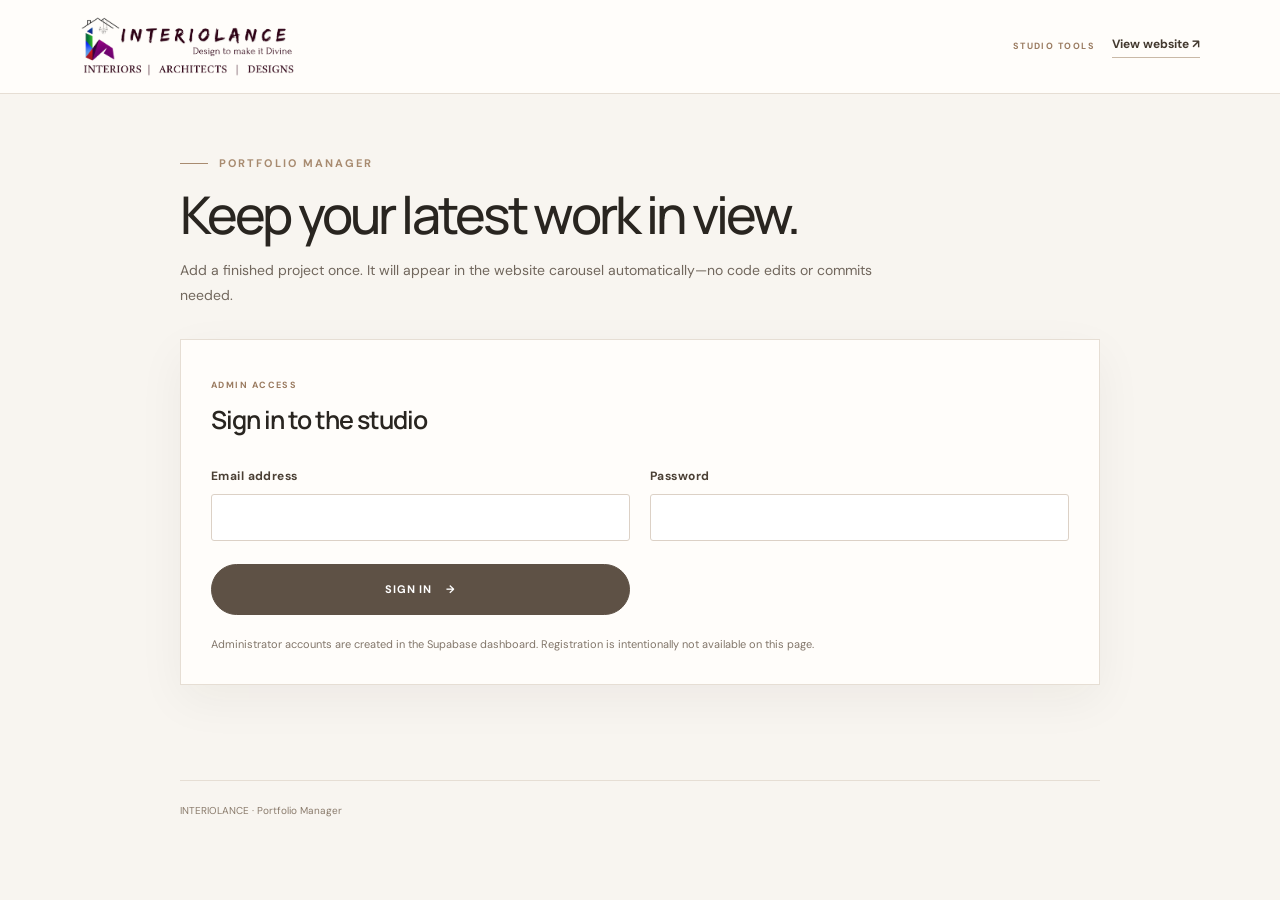
<file: admin.html>
<!doctype html>
<html lang="en">
<head>
  <meta charset="utf-8">
  <meta name="viewport" content="width=device-width, initial-scale=1">
  <meta name="theme-color" content="#5e5145">
  <meta name="robots" content="noindex, nofollow">
  <title>Portfolio Manager | INTERIOLANCE</title>
  <link rel="icon" type="image/png" href="assets/interiolance-mark.png">
  <link rel="stylesheet" href="styles.css">
  <link rel="stylesheet" href="portfolio.css?v=20261019-sort-controls-2">
</head>
<body class="admin-page">
  <header class="admin-header">
    <a class="admin-brand" href="index.html" aria-label="INTERIOLANCE home"><img src="assets/interiolance-logo.png" alt="INTERIOLANCE"></a>
    <div><span class="admin-header-label">STUDIO TOOLS</span><a class="admin-back-link" href="index.html">View website ↗</a></div>
  </header>
  <main class="admin-main">
    <div class="admin-intro">
      <span class="eyebrow">Portfolio manager</span>
      <h1>Keep your latest work in view.</h1>
      <p>Add a finished project once. It will appear in the website carousel automatically—no code edits or commits needed.</p>
    </div>

    <section class="admin-panel setup-panel" id="portfolio-setup-required" hidden>
      <span class="setup-kicker">ONE-TIME SETUP REQUIRED</span>
      <h2>Connect the portfolio storage</h2>
      <p>The site is ready for live uploads, but its database URL and public key have not been added yet.</p>
      <p>Follow the steps in <strong>PORTFOLIO-SETUP.md</strong>, then update <code>project-config.js</code> once and publish those setup changes. After that, project uploads are managed here.</p>
    </section>

    <section class="admin-panel" id="admin-login-panel" hidden>
      <div class="panel-heading"><div><span class="panel-kicker">ADMIN ACCESS</span><h2>Sign in to the studio</h2></div></div>
      <form id="admin-login-form" class="admin-form">
        <div class="field"><label for="admin-email">Email address</label><input id="admin-email" name="email" type="email" autocomplete="username" required></div>
        <div class="field"><label for="admin-password">Password</label><input id="admin-password" name="password" type="password" autocomplete="current-password" required></div>
        <button class="btn admin-submit" type="submit">Sign in <span aria-hidden="true">→</span></button>
      </form>
      <p class="admin-status" id="login-status" role="status" aria-live="polite"></p>
      <p class="admin-small-note">Administrator accounts are created in the Supabase dashboard. Registration is intentionally not available on this page.</p>
    </section>

    <div id="portfolio-manager" hidden>
      <div class="admin-toolbar"><div><span class="panel-kicker">CONTENT MANAGEMENT</span><h2>Projects on the website</h2></div><button class="text-button" type="button" id="admin-sign-out">Sign out</button></div>
      <section class="admin-panel upload-panel">
        <div class="panel-heading"><div><span class="panel-kicker">ADD TO CAROUSEL</span><h2>Publish a project</h2></div><span class="image-count">Up to 10 shown publicly</span></div>
        <p class="admin-muted">Use real project photos where possible. New projects are added to the end of your chosen order. You can reorder projects below at any time.</p>
        <form id="project-upload-form" class="admin-form">
          <div class="field full"><label for="project-image">Project photo <span class="required-mark">*</span></label><input id="project-image" name="image" type="file" accept="image/jpeg,image/png,image/webp" required><small>JPG, PNG or WebP · Maximum 8 MB. Landscape images around 4:3 work best.</small><div id="image-preview-wrap" class="image-preview-wrap" hidden><img id="image-preview" alt="Preview of selected project image"></div></div>
          <div class="field"><label for="project-title">Project title <span class="required-mark">*</span></label><input id="project-title" name="title" maxlength="90" placeholder="e.g. Warm, contemporary apartment" required></div>
          <div class="field"><label for="project-category">Room or category</label><select id="project-category" name="category"><option>Full-home interiors</option><option>Living spaces</option><option>Bedrooms</option><option>Dining spaces</option><option>Kitchens</option><option>Bathrooms</option><option>Styling & details</option><option>Commercial interiors</option></select></div>
          <div class="field full"><label for="project-description">Short description</label><textarea id="project-description" name="description" rows="3" maxlength="240" placeholder="A sentence about the brief, palette or design details."></textarea></div>
          <div class="field full"><label for="project-alt">Image description for accessibility</label><input id="project-alt" name="alt" maxlength="180" placeholder="Briefly describe the room and its main features"></div>
          <div class="field full"><button class="btn admin-submit" id="upload-submit" type="submit">Upload & publish project <span aria-hidden="true">↗</span></button><p class="admin-status" id="upload-status" role="status" aria-live="polite"></p></div>
        </form>
      </section>
      <section class="admin-projects-section">
        <div class="admin-toolbar"><div><span class="panel-kicker">CURRENT PORTFOLIO</span><h2>Published projects <span class="project-total" id="project-total">0</span></h2></div><button class="text-button" type="button" id="refresh-projects">Refresh list ↻</button></div>
        <p class="admin-muted admin-sort-help">Choose the order shown on the website using the Move up / Move down buttons, or drag a project row. The first project here appears first in the carousel.</p>
        <p class="admin-status" id="sort-status" role="status" aria-live="polite"></p>
        <div id="admin-project-list" class="admin-project-list"><p class="admin-muted">Loading projects…</p></div>
        <p class="admin-small-note">Deleting a project removes it from the public carousel and attempts to delete its uploaded image.</p>
      </section>
    </div>
  </main>

  <dialog class="admin-edit-dialog" id="edit-project-dialog" aria-labelledby="edit-project-heading">
    <div class="edit-dialog-header">
      <div><span class="panel-kicker">EDIT PROJECT</span><h2 id="edit-project-heading">Update project details</h2></div>
      <button class="dialog-close" type="button" id="edit-dialog-close" aria-label="Close edit project form">×</button>
    </div>
    <p class="admin-muted">Update the project information or choose a replacement image. Save changes to publish them on the website.</p>
    <form id="project-edit-form" class="admin-form">
      <input id="edit-project-id" name="id" type="hidden">
      <div class="field full"><label for="edit-project-image">Replace project photo</label><input id="edit-project-image" name="image" type="file" accept="image/jpeg,image/png,image/webp"><small>Optional. JPG, PNG or WebP · Maximum 8 MB. Leave empty to keep the current image.</small><div id="edit-image-preview-wrap" class="image-preview-wrap"><img id="edit-image-preview" alt="Current project image preview"></div></div>
      <div class="field"><label for="edit-project-title">Project title <span class="required-mark">*</span></label><input id="edit-project-title" name="title" maxlength="90" required></div>
      <div class="field"><label for="edit-project-category">Room or category</label><select id="edit-project-category" name="category"><option>Full-home interiors</option><option>Living spaces</option><option>Bedrooms</option><option>Dining spaces</option><option>Kitchens</option><option>Bathrooms</option><option>Styling &amp; details</option><option>Commercial interiors</option></select></div>
      <div class="field full"><label for="edit-project-description">Short description</label><textarea id="edit-project-description" name="description" rows="3" maxlength="240"></textarea></div>
      <div class="field full"><label for="edit-project-alt">Image description for accessibility</label><input id="edit-project-alt" name="alt" maxlength="180" placeholder="Briefly describe the room and its main features"></div>
      <div class="field full edit-dialog-actions"><button class="btn admin-submit" id="edit-save-button" type="submit">Save changes <span aria-hidden="true">↗</span></button><button class="text-button edit-cancel-button" id="edit-dialog-cancel" type="button">Cancel</button></div>
      <p class="admin-status edit-form-status field full" id="edit-status" role="status" aria-live="polite"></p>
    </form>
  </dialog>

  <footer class="admin-footer"><span>INTERIOLANCE · Portfolio Manager</span><!-- <a href="PORTFOLIO-SETUP.md">Setup guide</a> --></footer>

  <script src="project-config.js"></script>
  <script src="admin.js?v=20261019-sort-controls-2" defer></script>
</body>
</html>
</file>
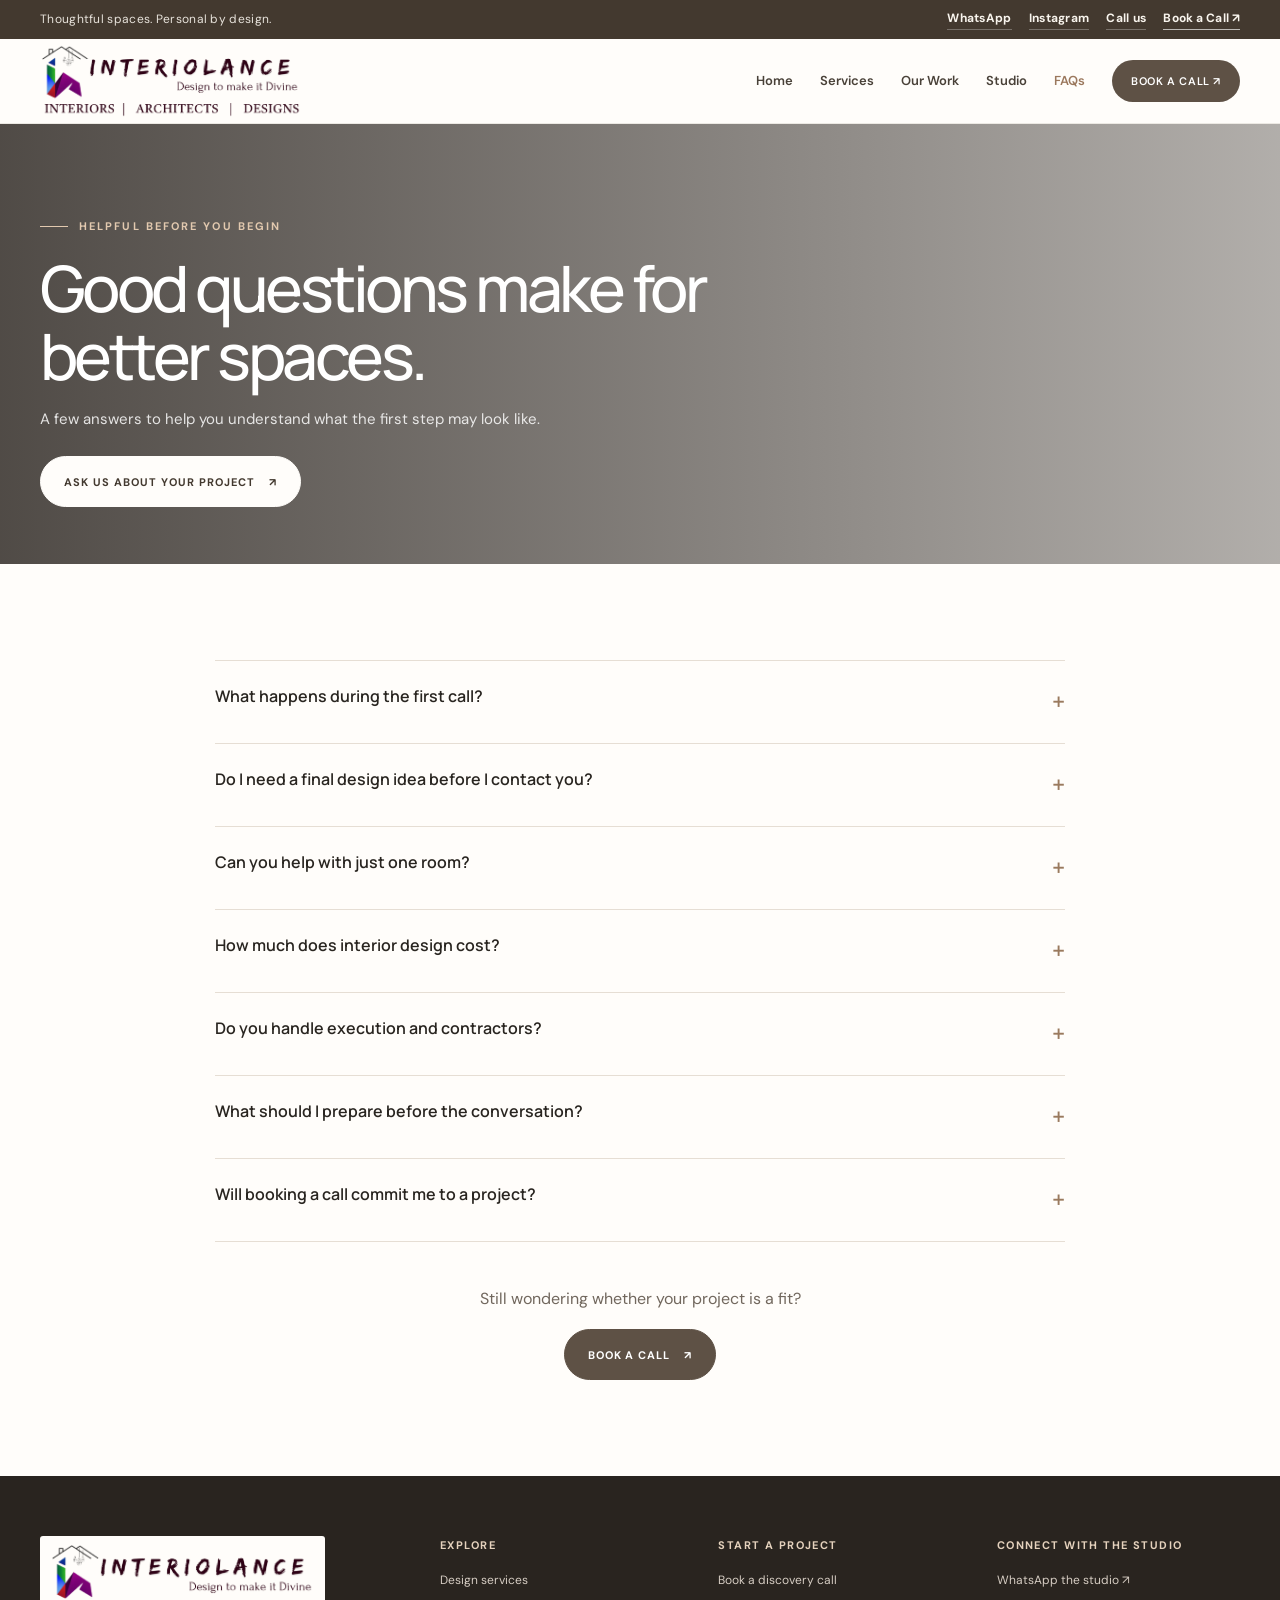
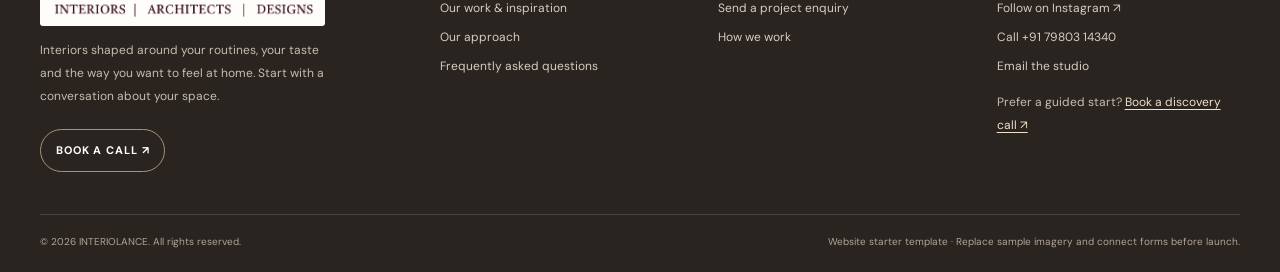
<file: faqs.html>
<!doctype html>
<html lang="en"><head><meta charset="utf-8"><meta name="viewport" content="width=device-width,initial-scale=1"><meta name="theme-color" content="#5e5145"><meta name="description" content="Answers about discovery calls, design services, budgets, scope and starting an interior design project."><title>Interior Design FAQs | INTERIOLANCE</title><link rel="icon" type="image/png" href="assets/interiolance-mark.png"><link rel="stylesheet" href="styles.css"></head>
<body><a class="skip-link" href="#main-content">Skip to content</a>
<div class="utility-bar"><div class="container utility-inner"><span class="utility-message">Thoughtful spaces. Personal by design.</span><div class="utility-actions"><a class="utility-link" href="https://wa.me/917980314340?text=Hello%20INTERIOLANCE%2C%20I%27d%20like%20to%20discuss%20an%20interior%20design%20project." target="_blank" rel="noopener noreferrer" aria-label="Chat with INTERIOLANCE on WhatsApp">WhatsApp</a><a class="utility-link" href="https://www.instagram.com/interiolance/" target="_blank" rel="noopener noreferrer" aria-label="Visit INTERIOLANCE on Instagram">Instagram</a><a class="utility-link" href="tel:+917980314340" aria-label="Call INTERIOLANCE">Call us</a><a class="utility-book" href="https://forms.gle/v94qBWnh7hxAthor6" target="_blank" rel="noopener noreferrer">Book a Call <span aria-hidden="true">↗</span></a></div></div></div>
<header class="site-header"><div class="container header-inner">
<a class="brand" href="index.html" aria-label="INTERIOLANCE home"><img class="brand-logo" src="assets/interiolance-logo.png" alt="INTERIOLANCE — Design to make it Divine — Interiors, Architects, Designs"/></a>
<button class="menu-toggle" type="button" aria-expanded="false" aria-controls="primary-navigation" aria-label="Open navigation menu"><span aria-hidden="true">☰</span><span class="menu-label">Menu</span></button>
<nav class="main-nav" id="primary-navigation" aria-label="Primary navigation"><a href="index.html" data-page="home" class="">Home</a><a href="services.html" data-page="services" class="">Services</a><a href="projects.html" data-page="projects" class="">Our Work</a><a href="about.html" data-page="about" class="">Studio</a><a href="faqs.html" data-page="faqs" class="active">FAQs</a><a class="nav-book" href="https://forms.gle/v94qBWnh7hxAthor6" target="_blank" rel="noopener noreferrer" data-page="contact">BOOK A CALL <span aria-hidden="true">↗</span></a></nav>
</div></header><main id="main-content"><section class="page-hero" style="background-image:url('https://images.unsplash.com/photo-1600607687920-4e2a09cf159d?auto=format&fit=crop&w=1800&q=85')"><div class="container"><span class="eyebrow">Helpful before you begin</span><h1>Good questions make for better spaces.</h1><p class="lead">A few answers to help you understand what the first step may look like.</p><div class="hero-actions"><a class="btn btn-light" href="https://forms.gle/v94qBWnh7hxAthor6" target="_blank" rel="noopener noreferrer">Ask us about your project <span aria-hidden="true">↗</span></a></div></div></section>
<section class="section"><div class="container"><div class="faq-list">
<div class="faq-item"><button class="faq-question" aria-expanded="false"><span>What happens during the first call?</span><span class="plus" aria-hidden="true">+</span></button><div class="faq-answer">We’ll talk about the space, what you want to improve, any constraints you already know about and the kind of support you’re looking for. It’s also a chance for you to ask questions and decide whether you’d like to explore working together.</div></div>
<div class="faq-item"><button class="faq-question" aria-expanded="false"><span>Do I need a final design idea before I contact you?</span><span class="plus" aria-hidden="true">+</span></button><div class="faq-answer">Not at all. You can start with a problem you want to solve, a few reference images, a rough plan or simply a sense that a room isn’t working for you yet.</div></div>
<div class="faq-item"><button class="faq-question" aria-expanded="false"><span>Can you help with just one room?</span><span class="plus" aria-hidden="true">+</span></button><div class="faq-answer">This template includes room-by-room design as a service option. Update this answer to reflect the actual scope and project minimums INTERIOLANCE will offer.</div></div>
<div class="faq-item"><button class="faq-question" aria-expanded="false"><span>How much does interior design cost?</span><span class="plus" aria-hidden="true">+</span></button><div class="faq-answer">Fees depend on the scope, the number of spaces and the level of support required. After understanding your brief, share a clear proposal with deliverables, fees and any exclusions before work begins. Add your real pricing approach here.</div></div>
<div class="faq-item"><button class="faq-question" aria-expanded="false"><span>Do you handle execution and contractors?</span><span class="plus" aria-hidden="true">+</span></button><div class="faq-answer">Execution support varies by studio and project. Replace this sample response with an accurate description of whether you provide design only, vendor coordination, site supervision or turnkey delivery.</div></div>
<div class="faq-item"><button class="faq-question" aria-expanded="false"><span>What should I prepare before the conversation?</span><span class="plus" aria-hidden="true">+</span></button><div class="faq-answer">If available, bring a few room photos, a basic floor plan, approximate measurements, your timeline and examples of styles you like. Don’t worry if you don’t have everything yet.</div></div>
<div class="faq-item"><button class="faq-question" aria-expanded="false"><span>Will booking a call commit me to a project?</span><span class="plus" aria-hidden="true">+</span></button><div class="faq-answer">The purpose of the first conversation is to understand what you need and explore whether there’s a fit. No project should begin until the scope, fees and terms have been discussed and agreed.</div></div>
</div><div style="text-align:center;margin-top:42px"><p class="lead">Still wondering whether your project is a fit?</p><a class="btn" href="https://forms.gle/v94qBWnh7hxAthor6" target="_blank" rel="noopener noreferrer">Book a Call <span aria-hidden="true">↗</span></a></div></div></section></main><footer class="footer"><div class="container"><div class="footer-main">
<div><a class="footer-brand" href="index.html"><img class="footer-logo" src="assets/interiolance-logo.png" alt="INTERIOLANCE — Design to make it Divine — Interiors, Architects, Designs"/></a><p>Interiors shaped around your routines, your taste and the way you want to feel at home. Start with a conversation about your space.</p><a class="footer-cta" href="https://forms.gle/v94qBWnh7hxAthor6" target="_blank" rel="noopener noreferrer">BOOK A CALL ↗</a></div>
<div><h3>Explore</h3><div class="footer-links"><a href="services.html">Design services</a><a href="projects.html">Our work & inspiration</a><a href="about.html">Our approach</a><a href="faqs.html">Frequently asked questions</a></div></div>
<div><h3>Start a project</h3><div class="footer-links"><a href="https://forms.gle/v94qBWnh7hxAthor6" target="_blank" rel="noopener noreferrer">Book a discovery call</a><a href="contact.html#project-enquiry">Send a project enquiry</a><a href="services.html#process">How we work</a></div></div>
<div><h3>Connect with the studio</h3><div class="footer-links"><a href="https://wa.me/917980314340?text=Hello%20INTERIOLANCE%2C%20I%27d%20like%20to%20discuss%20an%20interior%20design%20project." target="_blank" rel="noopener noreferrer">WhatsApp the studio ↗</a><a href="https://www.instagram.com/interiolance/" target="_blank" rel="noopener noreferrer">Follow on Instagram ↗</a><a href="tel:+917980314340">Call +91 79803 14340</a><a href="mailto:interiolance@gmail.com">Email the studio</a></div><p style="margin-top:14px">Prefer a guided start? <a class="footer-inline-link" href="https://forms.gle/v94qBWnh7hxAthor6" target="_blank" rel="noopener noreferrer">Book a discovery call ↗</a></p></div>
</div><div class="footer-bottom"><span>© <span data-current-year></span> INTERIOLANCE. All rights reserved.</span><span>Website starter template · Replace sample imagery and connect forms before launch.</span></div></div></footer>
<nav class="mobile-contact-dock" aria-label="Quick contact links"><a class="dock-book" href="https://forms.gle/v94qBWnh7hxAthor6" target="_blank" rel="noopener noreferrer"><span class="dock-icon" aria-hidden="true">↗</span><span>Book a Call</span></a><a href="https://wa.me/917980314340?text=Hello%20INTERIOLANCE%2C%20I%27d%20like%20to%20discuss%20an%20interior%20design%20project." target="_blank" rel="noopener noreferrer"><span class="dock-icon" aria-hidden="true">◉</span><span>WhatsApp</span></a><a href="https://www.instagram.com/interiolance/" target="_blank" rel="noopener noreferrer"><span class="dock-icon" aria-hidden="true">◎</span><span>Instagram</span></a><a href="tel:+917980314340"><span class="dock-icon" aria-hidden="true">☎</span><span>Call</span></a></nav>
<script src="script.js"></script></body></html>
</file>
<file: styles.css>
@import url('https://fonts.googleapis.com/css2?family=DM+Sans:wght@400;500;600;700&family=Manrope:wght@400;500;600;700;800&display=swap');
:root{--ink:#292520;--muted:#71675d;--taupe:#5e5145;--taupe-dark:#43392f;--sand:#e9dfd2;--cream:#f8f5f0;--paper:#fffdfa;--line:#e6ded4;--white:#fff;--accent:#a88b70;--shadow:0 20px 55px rgba(46,35,24,.12);--radius:5px;--max:1200px}
*{box-sizing:border-box}html{scroll-behavior:smooth;scroll-padding-top:100px}body{margin:0;background:var(--paper);color:var(--ink);font-family:'DM Sans',Arial,sans-serif;line-height:1.65;-webkit-font-smoothing:antialiased}img{display:block;max-width:100%}a{color:inherit;text-decoration:none}button,input,textarea,select{font:inherit}button,a{-webkit-tap-highlight-color:transparent}button:focus-visible,a:focus-visible,input:focus-visible,textarea:focus-visible,select:focus-visible{outline:3px solid #b99574;outline-offset:3px}.container{width:min(var(--max),calc(100% - 48px));margin-inline:auto}.utility-bar{background:var(--taupe-dark);color:#f9f5ee;font-size:12px;letter-spacing:.025em}.utility-inner{display:flex;align-items:center;justify-content:space-between;gap:20px;min-height:39px}.utility-message{opacity:.9;white-space:nowrap}.utility-actions{display:flex;align-items:center;justify-content:flex-end;gap:17px;flex-wrap:wrap}.utility-actions a{font-weight:700;padding-bottom:1px;white-space:nowrap}.utility-link{border-bottom:1px solid rgba(255,255,255,.28)}.utility-actions a:hover{color:#ead8c5}.utility-book{border-bottom:1px solid rgba(255,255,255,.65);letter-spacing:.01em}.site-header{position:sticky;top:0;z-index:20;background:rgba(255,253,250,.96);backdrop-filter:blur(16px);border-bottom:1px solid rgba(98,80,63,.12)}.header-inner{min-height:84px;display:flex;align-items:center;justify-content:space-between;gap:24px}.brand{display:inline-flex;align-items:center;width:295px;min-width:250px;max-width:310px;flex:0 1 295px;flex-shrink:0}.brand-logo{display:block;width:100%;height:auto;max-height:74px;object-fit:contain;object-position:left center}.main-nav{display:flex;align-items:center;gap:27px;font-size:13px;font-weight:600;color:#494138}.main-nav>a:not(.btn):hover,.main-nav>a.active{color:#9b785d}.nav-book{padding:12px 19px!important;border-radius:99px;background:var(--taupe);color:var(--white)!important;letter-spacing:.055em;font-size:11px;transition:transform .2s,background .2s}.nav-book:hover{background:var(--taupe-dark);transform:translateY(-1px)}.menu-toggle{display:none;border:1px solid var(--line);background:transparent;border-radius:99px;padding:9px 14px;color:var(--ink);cursor:pointer}.hero{min-height:670px;display:flex;align-items:center;position:relative;color:white;background-image:linear-gradient(90deg,rgba(32,25,20,.76) 0%,rgba(44,34,27,.57) 42%,rgba(46,35,26,.22) 100%),url('assets/hero-interior.jpg');background-size:cover;background-position:center 54%;isolation:isolate}.hero:after{content:"";position:absolute;inset:auto 0 0;height:95px;background:linear-gradient(transparent,rgba(24,20,16,.15));pointer-events:none}.hero-inner{position:relative;z-index:1;padding-block:85px}.hero-copy{max-width:720px}.eyebrow{display:inline-flex;align-items:center;gap:11px;font-size:11px;letter-spacing:.19em;text-transform:uppercase;font-weight:700;color:var(--accent)}.hero .eyebrow{color:#e5d0b9}.eyebrow:before{content:"";width:28px;height:1px;background:currentColor}.hero h1,.page-hero h1{font-family:'Manrope',sans-serif;font-weight:500;letter-spacing:-.055em;line-height:1.07;font-size:clamp(42px,6.2vw,76px);margin:23px 0 21px}.hero h1 em{font-family:Georgia,serif;font-weight:400}.hero .lead{max-width:590px;color:rgba(255,255,255,.88);font-size:17px}.lead{font-size:16px;color:var(--muted);line-height:1.85}.hero-actions{display:flex;align-items:center;gap:13px;flex-wrap:wrap;margin-top:30px}.btn{display:inline-flex;justify-content:center;align-items:center;gap:14px;border:1px solid var(--taupe);background:var(--taupe);color:#fff;padding:14px 23px;min-height:51px;text-transform:uppercase;font-size:11px;letter-spacing:.09em;font-weight:700;border-radius:99px;cursor:pointer;transition:transform .2s,background .2s,border-color .2s}.btn:hover{transform:translateY(-2px);background:var(--taupe-dark);border-color:var(--taupe-dark)}.btn-light{background:#fffdfa;color:var(--taupe-dark);border-color:#fffdfa}.btn-light:hover{background:#e9dfd2;border-color:#e9dfd2}.btn-outline{background:transparent;color:var(--ink);border-color:#cfc3b6}.hero .btn-outline{color:white;border-color:rgba(255,255,255,.55)}.hero .btn-outline:hover{background:rgba(255,255,255,.13)}.hero-note{font-size:12px;color:rgba(255,255,255,.8);margin-top:21px;letter-spacing:.02em}.hero-note span{display:inline-block;margin:0 8px;color:#dfc7ad}.trust-strip{background:var(--cream);border-bottom:1px solid var(--line)}.trust-grid{display:grid;grid-template-columns:repeat(3,1fr);padding:23px 0}.trust-item{display:flex;align-items:center;gap:14px;padding:0 26px;border-right:1px solid var(--line)}.trust-item:first-child{padding-left:0}.trust-item:last-child{border:0}.trust-mark{width:39px;height:39px;border:1px solid #d1c4b5;border-radius:50%;display:grid;place-items:center;font-family:Georgia,serif;font-size:18px;color:var(--taupe);flex-shrink:0}.trust-item strong{font-size:13px;display:block;font-weight:700}.trust-item small{font-size:11px;color:var(--muted)}.section{padding:96px 0}.section.compact{padding:66px 0}.section-tint{background:var(--cream)}.section-dark{background:var(--taupe-dark);color:white}.section-dark .lead{color:#d2c8bd}.section-heading{max-width:720px;margin:0 auto 39px;text-align:center}.section-heading h2,.split-copy h2,.closing-copy h2{font-family:'Manrope',sans-serif;font-size:clamp(31px,4.2vw,49px);font-weight:500;line-height:1.16;letter-spacing:-.05em;margin:15px 0}.section-heading p{max-width:630px;margin:0 auto}.section-heading.align-left{text-align:left;margin-left:0}.section-heading.align-left p{margin-left:0}.split{display:grid;grid-template-columns:1fr 1fr;gap:76px;align-items:center}.photo-wrap{position:relative}.photo-wrap img{width:100%;height:560px;object-fit:cover;border-radius:var(--radius)}.photo-wrap .image-label{position:absolute;right:-17px;bottom:24px;max-width:255px;background:var(--paper);box-shadow:var(--shadow);padding:18px 21px;font-size:13px}.image-label strong{display:block;font-family:'Manrope',sans-serif;font-weight:600;font-size:16px;line-height:1.4;margin-bottom:4px}.split-copy h2{margin-top:17px}.split-copy .lead{margin-bottom:18px}.simple-list{padding:0;list-style:none;margin:24px 0}.simple-list li{padding:11px 0 11px 28px;position:relative;border-bottom:1px solid var(--line);font-size:14px;color:#51493f}.simple-list li:before{content:"↗";position:absolute;left:0;top:11px;color:#9a7d62}.text-link{display:inline-flex;align-items:center;gap:12px;color:#765e49;font-weight:700;font-size:12px;letter-spacing:.06em;text-transform:uppercase;border-bottom:1px solid #b8a38e;padding-bottom:7px}.text-link span{font-size:18px;line-height:1}.card-grid{display:grid;grid-template-columns:repeat(3,1fr);gap:20px}.service-card{background:#fff;border:1px solid var(--line);transition:transform .25s,box-shadow .25s;overflow:hidden}.service-card:hover,.project-card:hover{transform:translateY(-4px);box-shadow:var(--shadow)}.service-card img{width:100%;height:235px;object-fit:cover}.service-card-content{padding:23px 24px 25px}.service-card .number,.project-card .number{font-size:10px;letter-spacing:.16em;color:#9a7b60;font-weight:700}.service-card h3,.project-card h3{font-family:'Manrope',sans-serif;font-size:21px;font-weight:600;letter-spacing:-.03em;margin:8px 0}.service-card p{font-size:13px;color:var(--muted);line-height:1.8;min-height:68px}.service-card .text-link{margin-top:10px}.project-grid{display:grid;grid-template-columns:1fr 1fr;gap:24px}.project-card{transition:transform .25s,box-shadow .25s;background:#fff;border:1px solid var(--line);overflow:hidden}.project-card img{width:100%;height:355px;object-fit:cover;transition:transform .6s}.project-card:hover img{transform:scale(1.025)}.project-card .project-info{padding:20px 24px 24px;position:relative}.project-card .project-meta{font-size:11px;color:var(--muted);text-transform:uppercase;letter-spacing:.09em}.project-card p{color:var(--muted);font-size:13px;margin:6px 0 0}.project-card .project-info .arrow{position:absolute;right:22px;top:24px;font-size:22px;color:#967a61}.process-grid{display:grid;grid-template-columns:repeat(4,1fr);gap:0;margin-top:46px}.process-item{padding:0 24px;border-left:1px solid rgba(255,255,255,.2)}.process-item:first-child{padding-left:0;border:0}.process-num{font-family:Georgia,serif;font-size:35px;color:#c4a789}.process-item h3{font-family:'Manrope',sans-serif;font-size:17px;margin:11px 0 8px}.process-item p{font-size:13px;color:#d6ccc2;line-height:1.75;margin:0}.closing-band{padding:65px 0;background:#e9dfd2}.closing-inner{display:flex;align-items:center;justify-content:space-between;gap:35px}.closing-copy{max-width:720px}.closing-copy h2{font-size:clamp(28px,4vw,42px);margin:10px 0}.closing-copy p{color:#66594d;max-width:650px;margin:0}.closing-actions{flex-shrink:0;display:flex;flex-direction:column;align-items:flex-start;gap:10px}.closing-actions small{font-size:11px;color:#6e6257}.page-hero{min-height:410px;position:relative;display:flex;align-items:flex-end;color:white;background-size:cover;background-position:center;isolation:isolate}.page-hero:before{content:"";position:absolute;inset:0;background:linear-gradient(90deg,rgba(33,27,22,.79),rgba(33,27,22,.35));z-index:-1}.page-hero .container{padding:85px 0 57px}.page-hero h1{font-size:clamp(39px,5.5vw,64px);max-width:800px;margin:18px 0 15px}.page-hero .lead{max-width:670px;color:rgba(255,255,255,.84);font-size:15px;margin:0}.page-hero .eyebrow{color:#e2c9af}.page-hero .hero-actions{margin-top:23px}.page-hero.no-image{background:var(--taupe-dark)}.service-detail-grid{display:grid;grid-template-columns:repeat(2,1fr);gap:20px}.service-detail{display:grid;grid-template-columns:160px 1fr;gap:22px;background:#fff;border:1px solid var(--line);padding:16px;align-items:center}.service-detail img{width:160px;height:170px;object-fit:cover}.service-detail h3{font-family:'Manrope',sans-serif;font-size:20px;margin:0 0 8px}.service-detail p{font-size:13px;color:var(--muted);margin:0 0 12px}.tag-list{display:flex;flex-wrap:wrap;gap:8px;margin:19px 0}.tag{font-size:10px;background:#f2ece5;padding:5px 9px;border-radius:99px;color:#615244}.note-box{padding:15px 18px;border-left:3px solid var(--accent);background:#f3eee8;color:#6b5b4c;font-size:12px;margin-top:24px}.about-stats{display:grid;grid-template-columns:repeat(3,1fr);gap:14px;margin-top:33px}.stat{padding:17px 0;border-top:1px solid var(--line)}.stat strong{display:block;font-family:'Manrope',sans-serif;font-size:20px;font-weight:600}.stat span{font-size:11px;color:var(--muted)}.faq-list{max-width:850px;margin:0 auto;border-top:1px solid var(--line)}.faq-item{border-bottom:1px solid var(--line)}.faq-question{width:100%;border:0;background:transparent;cursor:pointer;text-align:left;display:flex;justify-content:space-between;gap:24px;padding:22px 0;color:var(--ink);font-family:'Manrope',sans-serif;font-size:16px;font-weight:600}.faq-question .plus{font-size:23px;color:#9a7a5e;transition:transform .2s}.faq-answer{display:none;color:var(--muted);font-size:14px;max-width:740px;padding:0 28px 22px 0}.faq-item.is-open .faq-answer{display:block}.faq-item.is-open .plus{transform:rotate(45deg)}.booking-layout{display:grid;grid-template-columns:.8fr 1.2fr;gap:55px;align-items:start}.booking-aside{position:sticky;top:125px}.booking-aside h2{font-family:'Manrope',sans-serif;font-size:37px;line-height:1.16;font-weight:500;letter-spacing:-.05em;margin:15px 0}.booking-aside p{color:var(--muted);font-size:14px}.expect-list{padding:0;list-style:none;margin:25px 0}.expect-list li{padding:12px 0;border-bottom:1px solid var(--line);font-size:13px}.expect-list li span{color:#96785c;margin-right:10px}.form-panel{background:#fff;border:1px solid var(--line);padding:34px;box-shadow:0 16px 44px rgba(52,39,26,.06)}.form-panel h2{font-family:'Manrope',sans-serif;font-size:26px;font-weight:600;letter-spacing:-.035em;margin:0 0 5px}.form-panel>p{font-size:12px;color:var(--muted);margin:0 0 25px}.form-grid{display:grid;grid-template-columns:1fr 1fr;gap:16px}.field{display:flex;flex-direction:column;gap:7px}.field.full{grid-column:1/-1}.field label{font-size:11px;font-weight:700;letter-spacing:.035em;color:#5c5044}.field input,.field textarea,.field select{width:100%;border:1px solid #ded5ca;padding:13px;background:#fffdfa;border-radius:2px;color:var(--ink);font-size:13px}.field input:focus,.field textarea:focus,.field select:focus{border-color:#9a7b60;outline:2px solid rgba(154,123,96,.15)}.field textarea{min-height:110px;resize:vertical}.form-small{font-size:11px;color:var(--muted);margin:15px 0}.form-status{display:none;padding:14px 16px;background:#f2ece5;border-left:3px solid #92765d;font-size:12px;color:#574a3d;margin-top:15px}.form-status.visible{display:block}.contact-direct-links{display:grid;grid-template-columns:repeat(2,minmax(0,1fr));gap:9px;margin:23px 0 12px}.contact-direct-links a{display:grid;grid-template-columns:28px 1fr;grid-template-rows:auto auto;align-items:center;column-gap:8px;padding:12px;background:rgba(255,253,250,.66);border:1px solid var(--line);border-radius:4px;transition:border-color .2s,transform .2s}.contact-direct-links a:hover{border-color:#b69b81;transform:translateY(-2px)}.contact-direct-links a>span{grid-row:1/3;display:grid;place-items:center;width:27px;height:27px;border-radius:50%;background:var(--sand);color:var(--taupe);font-size:14px}.contact-direct-links strong{font-size:12px;line-height:1.45}.contact-direct-links small{color:var(--muted);font-size:10px;line-height:1.45}.footer-links a{width:fit-content}.footer-links a:hover{text-decoration:underline;text-underline-offset:3px}.footer{background:#29241f;color:white;padding:60px 0 22px}.footer-main{display:grid;grid-template-columns:1.5fr 1fr 1fr 1fr;gap:35px;padding-bottom:42px}.footer-brand{display:inline-flex;align-items:center;max-width:285px;background:#fffdfa;padding:7px 10px;border-radius:3px}.footer-brand .footer-logo{display:block;width:100%;height:auto;object-fit:contain}.footer-inline-link{color:#f1dfcc;text-decoration:underline;text-underline-offset:3px}.footer p{font-size:12px;color:#c6bcb1;max-width:300px;line-height:1.9}.footer h3{font-size:11px;letter-spacing:.13em;text-transform:uppercase;color:#e5d2bd;margin:0 0 16px}.footer-links{display:flex;flex-direction:column;gap:9px;font-size:12px;color:#d6cdc3}.footer-links a:hover{color:white}.footer .footer-cta{display:inline-flex;margin-top:10px;border:1px solid #aa927a;border-radius:99px;padding:11px 15px;font-size:11px;font-weight:700;letter-spacing:.08em;color:white}.footer-bottom{border-top:1px solid rgba(255,255,255,.14);padding-top:19px;display:flex;justify-content:space-between;gap:18px;flex-wrap:wrap;color:#afa49a;font-size:10px}.footer-bottom a{text-decoration:underline;text-underline-offset:3px}.mobile-contact-dock{display:none}.reveal{opacity:1;transform:none}.js .reveal{opacity:0;transform:translateY(14px);transition:opacity .65s ease,transform .65s ease}.js .reveal.is-visible{opacity:1;transform:none}.skip-link{position:absolute;left:-10000px;top:10px;background:white;padding:10px;z-index:100}.skip-link:focus{left:10px}.muted{color:var(--muted)}
@media(max-width:1020px){.main-nav{gap:17px}.brand{width:250px;min-width:225px;max-width:250px;flex-basis:250px}.brand-wordmark strong{font-size:17px}.split{gap:42px}.photo-wrap img{height:490px}.footer-main{grid-template-columns:1.4fr 1fr 1fr;}.footer-main>div:last-child{grid-column:2/4}.process-item{padding-inline:16px}}
@media(max-width:820px){.utility-inner{min-height:37px;gap:8px}.utility-message{display:none}.utility-actions{width:100%;justify-content:space-between;gap:8px;font-size:10px}.utility-actions a{font-size:10px}.container{width:min(var(--max),calc(100% - 34px))}.header-inner{min-height:73px}.brand{min-width:0;width:240px;max-width:calc(100% - 88px);flex:0 1 240px}.brand-logo{max-height:60px}.menu-toggle{display:inline-flex;align-items:center;gap:8px;font-size:12px}.main-nav{position:absolute;left:0;right:0;top:100%;display:none;flex-direction:column;align-items:stretch;gap:0;background:var(--paper);border-bottom:1px solid var(--line);padding:9px 22px 22px;box-shadow:0 16px 25px rgba(0,0,0,.07)}.main-nav.is-open{display:flex}.main-nav>a{padding:13px 0;border-bottom:1px solid var(--line)}.main-nav .nav-book{margin-top:14px;text-align:center;border:0;padding:15px!important}.hero{min-height:625px;background-position:57% center}.hero-inner{padding-block:70px}.hero h1{font-size:clamp(42px,9vw,65px)}.trust-grid{grid-template-columns:1fr;gap:0;padding:7px 0}.trust-item,.trust-item:first-child{padding:13px 0;border-right:0;border-bottom:1px solid var(--line)}.trust-item:last-child{border:0}.section{padding:72px 0}.split{grid-template-columns:1fr;gap:34px}.split .photo-wrap{order:0}.photo-wrap img{height:440px}.photo-wrap .image-label{right:10px}.card-grid{grid-template-columns:repeat(2,1fr)}.service-card img{height:215px}.project-card img{height:285px}.process-grid{grid-template-columns:repeat(2,1fr);gap:27px}.process-item,.process-item:first-child{padding:0 0 0 17px;border-left:1px solid rgba(255,255,255,.2)}.closing-inner{align-items:flex-start;flex-direction:column}.closing-actions{flex-direction:row;align-items:center;flex-wrap:wrap}.page-hero .container{padding:73px 0 45px}.booking-layout{grid-template-columns:1fr;gap:30px}.booking-aside{position:static}.booking-aside h2{font-size:33px}.footer-main{grid-template-columns:1fr 1fr}.footer-main>div:first-child{grid-column:1/-1}.footer-main>div:last-child{grid-column:auto}.mobile-contact-dock{display:grid;grid-template-columns:1.18fr 1fr 1fr .64fr;gap:6px;position:fixed;z-index:25;bottom:10px;left:10px;right:10px;padding:7px;background:rgba(255,253,250,.97);border:1px solid rgba(98,80,63,.14);border-radius:17px;box-shadow:0 9px 32px rgba(39,28,20,.2);backdrop-filter:blur(15px)}.mobile-contact-dock a{display:flex;min-width:0;align-items:center;justify-content:center;gap:5px;flex-direction:column;padding:8px 4px;border-radius:11px;background:#eee5da;color:var(--taupe-dark);font-size:9px;font-weight:700;line-height:1.2;white-space:nowrap}.mobile-contact-dock a.dock-book{background:var(--taupe);color:#fff}.mobile-contact-dock .dock-icon{font-size:15px;line-height:1}.footer{padding-bottom:100px}}
@media(max-width:560px){.utility-inner{min-height:35px;font-size:9px}.utility-actions{gap:7px}.utility-actions a{font-size:9px}.utility-hide{display:none}.header-inner{gap:10px}.brand{width:205px;max-width:calc(100% - 75px);flex:0 1 205px}.brand-logo{max-height:53px}.menu-toggle{padding:8px 11px}.hero{min-height:590px;background-position:58% center}.hero-inner{padding-block:55px}.hero h1{font-size:43px;line-height:1.08}.hero .lead{font-size:15px}.hero-actions{align-items:stretch;flex-direction:column;max-width:330px}.hero-actions .btn{width:100%}.hero-note{max-width:320px;font-size:11px}.section{padding:61px 0}.section-heading{margin-bottom:29px}.section-heading h2,.split-copy h2{font-size:34px}.split .photo-wrap img{height:345px}.photo-wrap .image-label{bottom:12px;right:9px;max-width:230px;padding:13px 15px;font-size:11px}.image-label strong{font-size:14px}.card-grid,.project-grid,.service-detail-grid{grid-template-columns:1fr}.service-card img{height:245px}.service-card p{min-height:0}.project-card img{height:285px}.process-grid{grid-template-columns:1fr;gap:22px}.process-item,.process-item:first-child{padding-left:16px}.page-hero{min-height:350px}.page-hero .container{padding:61px 0 35px}.page-hero h1{font-size:39px}.page-hero .lead{font-size:14px}.service-detail{grid-template-columns:112px 1fr;gap:14px;padding:11px}.service-detail img{height:140px;width:112px}.service-detail h3{font-size:17px}.service-detail p{font-size:12px}.service-detail .text-link{font-size:10px}.about-stats{grid-template-columns:1fr;gap:0}.stat{padding:12px 0}.closing-band{padding:45px 0}.closing-copy h2{font-size:32px}.closing-actions{flex-direction:column;align-items:stretch;width:100%}.closing-actions .btn{width:100%}.form-panel{padding:23px 18px}.form-grid{grid-template-columns:1fr}.field.full{grid-column:auto}.booking-aside h2{font-size:31px}.footer-main{grid-template-columns:1fr 1fr;gap:28px 20px}.footer-main>div:first-child{grid-column:1/-1}.footer h3{font-size:10px}.footer-links{font-size:11px}.footer-bottom{flex-direction:column;gap:7px}.mobile-contact-dock{bottom:8px;left:7px;right:7px;gap:4px;padding:6px}.mobile-contact-dock a{font-size:8.5px;padding:8px 2px}.mobile-contact-dock .dock-icon{font-size:14px}.btn{font-size:10px;padding:13px 18px}}
@media(prefers-reduced-motion:reduce){html{scroll-behavior:auto}*,*:before,*:after{transition:none!important;animation:none!important}.js .reveal{opacity:1;transform:none}}
</file>
<file: portfolio.css>
/* Shared latest-project carousel */
.portfolio-carousel{width:100%;position:relative}
.portfolio-viewport{position:relative;overflow-x:auto;overscroll-behavior-x:contain;scroll-snap-type:x mandatory;scrollbar-width:none;outline-offset:5px}
.portfolio-viewport::-webkit-scrollbar{display:none}
.portfolio-track{position:relative;display:flex;gap:21px;align-items:stretch;padding:2px 1px 22px}
.portfolio-card{display:flex;flex:0 0 calc((100% - 42px)/3);min-width:0;flex-direction:column;background:#fff;border:1px solid var(--line);scroll-snap-align:start;overflow:hidden;transition:transform .25s,box-shadow .25s}
.portfolio-card:hover{transform:translateY(-3px);box-shadow:var(--shadow)}
.portfolio-media{position:relative;overflow:hidden;background:#eee4d8;aspect-ratio:4/3}
.portfolio-image{width:100%;height:100%;object-fit:cover;transition:transform .55s ease}
.portfolio-card:hover .portfolio-image{transform:scale(1.035)}
.portfolio-media.image-unavailable:after{content:'Image unavailable';position:absolute;inset:0;display:grid;place-items:center;color:var(--muted);font-size:13px;background:var(--cream)}
.portfolio-tag{position:absolute;top:14px;left:14px;padding:6px 9px;background:rgba(255,253,250,.94);color:#5e5145;font-size:9px;font-weight:700;letter-spacing:.1em;text-transform:uppercase}
.portfolio-card-content{padding:20px 22px 23px;display:flex;flex:1;flex-direction:column;align-items:flex-start}
.portfolio-category{font-size:10px;color:#9a7b60;text-transform:uppercase;letter-spacing:.13em;font-weight:700}
.portfolio-card h3{font-family:'Manrope',sans-serif;font-size:21px;font-weight:600;letter-spacing:-.03em;line-height:1.28;margin:9px 0 7px}
.portfolio-card p{font-size:13px;line-height:1.7;color:var(--muted);margin:0}
.portfolio-controls{display:flex;align-items:center;gap:21px;padding-top:8px}
.portfolio-count{font-size:11px;color:var(--muted);letter-spacing:.07em;font-variant-numeric:tabular-nums;white-space:nowrap}
.portfolio-dots{display:flex;flex:1;align-items:center;justify-content:center;gap:7px}
.portfolio-dot{width:7px;height:7px;padding:0;border:0;border-radius:99px;background:#d8cabe;cursor:pointer;transition:width .2s,background .2s}
.portfolio-dot.is-active{width:24px;background:var(--taupe)}
.portfolio-arrows{display:flex;gap:8px}
.portfolio-arrow{display:grid;place-items:center;width:41px;height:41px;border:1px solid #cfc2b5;border-radius:50%;background:transparent;color:var(--taupe-dark);font-size:19px;cursor:pointer;transition:background .2s,color .2s,border .2s}
.portfolio-arrow:hover:not(:disabled){background:var(--taupe);border-color:var(--taupe);color:#fff}
.portfolio-arrow:disabled{opacity:.32;cursor:not-allowed}
.portfolio-note{margin:19px 0 0;padding:12px 15px;border-left:2px solid #c8ad91;background:#f8f4ee;color:#75675a;font-size:12px;line-height:1.65}
.portfolio-loading{padding:30px 0;color:var(--muted)}

/* Portfolio manager */
.admin-page{min-height:100vh;background:#f8f5f0}
.admin-header{display:flex;align-items:center;justify-content:space-between;gap:24px;padding:16px max(24px,calc((100vw - 1120px)/2));background:#fffdfa;border-bottom:1px solid var(--line)}
.admin-brand{display:block;width:235px;max-width:48%}
.admin-brand img{width:100%;max-height:61px;object-fit:contain;object-position:left center}
.admin-header>div{display:flex;align-items:center;gap:17px}
.admin-header-label,.panel-kicker,.setup-kicker{font-size:9px;font-weight:700;letter-spacing:.16em;color:#9a7b60}
.admin-back-link{font-size:12px;font-weight:700;color:var(--taupe-dark);border-bottom:1px solid #c9b9a7;padding-bottom:3px}
.admin-main{width:min(100% - 38px,920px);margin:0 auto;padding:52px 0 70px}
.admin-intro{max-width:720px;margin-bottom:31px}
.admin-intro h1{font-family:'Manrope',sans-serif;font-size:clamp(34px,5vw,52px);font-weight:500;letter-spacing:-.055em;line-height:1.12;margin:13px 0}
.admin-intro p,.admin-muted{color:var(--muted);font-size:14px;line-height:1.8}
.admin-panel{padding:30px;background:#fffdfa;border:1px solid var(--line);box-shadow:0 15px 45px rgba(46,35,24,.05);margin-bottom:25px}
.setup-panel{border-left:3px solid #b99574}
.setup-panel h2,.panel-heading h2,.admin-toolbar h2{font-family:'Manrope',sans-serif;font-size:25px;font-weight:600;letter-spacing:-.04em;line-height:1.25;margin:7px 0 10px}
.setup-panel p{font-size:13px;line-height:1.8;color:var(--muted);max-width:700px}
.setup-panel code{font-size:12px;background:#f2ece4;padding:2px 5px;border-radius:3px}
.panel-heading,.admin-toolbar{display:flex;align-items:center;justify-content:space-between;gap:18px}
.image-count{font-size:10px;color:#806c59;background:#f4eee7;padding:7px 9px;white-space:nowrap}
.admin-form{display:grid;grid-template-columns:1fr 1fr;gap:19px 20px;margin-top:22px}
.field{min-width:0;display:flex;flex-direction:column;gap:7px}
.field.full{grid-column:1/-1}
.field label{font-size:12px;font-weight:700;color:#4b4035}
.field input,.field textarea,.field select{width:100%;min-height:47px;background:#fff;border:1px solid #dcd1c6;border-radius:3px;padding:12px 13px;color:var(--ink);font-size:13px}
.field textarea{resize:vertical;min-height:94px}
.field input[type=file]{padding:9px;background:#faf7f2}
.field input:focus,.field textarea:focus,.field select:focus{outline:2px solid #b99574;outline-offset:1px;border-color:#9f8368}
.field small{color:var(--muted);font-size:11px;line-height:1.55}
.required-mark{color:#9d6848}
.admin-submit{margin-top:4px;align-self:flex-start;min-width:230px}
.admin-submit:disabled{opacity:.65;cursor:wait;transform:none}
.admin-status{min-height:0;margin:10px 0 0;font-size:12px;line-height:1.6;color:#3c7154}
.admin-status:empty{display:none}
.admin-status.is-error{color:#a34234}
.admin-status.is-success{color:#3c7154}
.admin-small-note{font-size:11px;color:#82766a;line-height:1.7;margin:20px 0 0}
.image-preview-wrap{max-width:330px;max-height:245px;overflow:hidden;border:1px solid var(--line);margin-top:8px}
.image-preview-wrap img{width:100%;max-height:245px;object-fit:cover}
.admin-toolbar{margin:37px 0 17px}
.admin-toolbar h2{margin-bottom:0}
.text-button{background:transparent;border:0;border-bottom:1px solid #bca995;padding:5px 0;color:var(--taupe-dark);font-weight:700;font-size:12px;cursor:pointer}
.text-button:hover{color:#9a6846}
.project-total{display:inline-grid;place-items:center;vertical-align:middle;min-width:27px;height:27px;margin-left:5px;padding:0 6px;border-radius:99px;background:#eee5da;font-size:11px;letter-spacing:0}
.admin-project-list{display:flex;flex-direction:column;border-top:1px solid var(--line)}
.admin-project-row{display:grid;grid-template-columns:112px minmax(0,1fr) auto;align-items:center;gap:19px;padding:17px 0;border-bottom:1px solid var(--line)}
.admin-project-thumb{width:112px;height:82px;object-fit:cover;background:#eee4d8}
.admin-project-copy{min-width:0}
.admin-project-category{font-size:9px;letter-spacing:.12em;text-transform:uppercase;font-weight:700;color:#9a7b60}
.admin-project-copy h3{font-family:'Manrope',sans-serif;font-size:16px;line-height:1.3;margin:4px 0}
.admin-project-copy p{font-size:11px;line-height:1.5;color:var(--muted);margin:0;display:-webkit-box;-webkit-line-clamp:2;-webkit-box-orient:vertical;overflow:hidden}
.admin-project-date{display:block;font-size:10px;color:#918477;margin-top:5px}
.admin-project-actions{display:flex;align-items:center;justify-content:flex-end;gap:8px;white-space:nowrap}
.admin-sort-help{margin:0 0 13px;line-height:1.65}
.admin-sort-controls{display:flex;align-items:center;gap:5px}
.admin-sort-button{display:inline-flex;align-items:center;justify-content:center;gap:5px;min-width:88px;height:36px;padding:0 9px;border:1px solid #cdbba9;border-radius:2px;background:#fffdfa;color:#5e5145;font-size:11px;font-weight:700;line-height:1;white-space:nowrap;cursor:pointer}
.admin-sort-button:hover:not(:disabled){background:#f3ede6;border-color:#ad9279;color:#3d3025}
.admin-sort-button:disabled{opacity:.45;cursor:not-allowed;background:#f6f1eb}
.admin-sort-position{display:inline-flex;align-items:center;justify-content:center;min-width:62px;height:36px;padding:0 9px;border:1px solid #e1d4c7;border-radius:2px;background:#eee5da;color:#6b5848;font-size:10px;font-weight:700;white-space:nowrap}
.admin-project-row{transition:background .15s ease,border-color .15s ease}
.admin-project-row[draggable="true"]{cursor:grab}
.admin-project-row[draggable="true"]:active{cursor:grabbing}
.admin-project-row.is-dragging{opacity:.45}
.admin-project-row.is-drop-target{background:#f4eee7;box-shadow:inset 0 2px 0 #bca995}
.admin-edit-button,.admin-delete-button{border:1px solid #dccfc3;background:transparent;padding:8px 12px;font-size:11px;cursor:pointer}
.admin-edit-button{color:#6b5848}
.admin-edit-button:hover{background:#f3ede6;border-color:#bda58e}
.admin-delete-button{color:#8c4d3f}
.admin-delete-button:hover{background:#fbefeb;border-color:#c6a299}
.admin-edit-button:disabled,.admin-delete-button:disabled{opacity:.5;cursor:wait}
.admin-edit-button:disabled,.admin-delete-button:disabled{cursor:not-allowed}
.admin-edit-dialog{width:min(680px,calc(100% - 28px));max-width:680px;max-height:min(90vh,900px);overflow:auto;border:1px solid var(--line);padding:28px;background:#fffdfa;color:var(--ink);box-shadow:0 25px 90px rgba(30,22,15,.25)}
.admin-edit-dialog::backdrop{background:rgba(33,27,22,.58);backdrop-filter:blur(2px)}
.edit-dialog-header{display:flex;align-items:flex-start;justify-content:space-between;gap:18px}
.edit-dialog-header h2{font-family:'Manrope',sans-serif;font-size:26px;line-height:1.2;font-weight:600;letter-spacing:-.04em;margin:7px 0 10px}
.dialog-close{flex:0 0 auto;width:34px;height:34px;border:1px solid #dccfc3;background:transparent;color:var(--ink);font-size:23px;line-height:1;cursor:pointer}
.dialog-close:hover{background:#f4eee7}
.admin-edit-dialog .admin-form{margin-top:18px}
.edit-dialog-actions{display:flex;align-items:center;gap:20px;flex-wrap:wrap}
.edit-dialog-actions .admin-submit{margin-top:0}
.edit-cancel-button{align-self:center}
.edit-form-status{margin:0}
.admin-empty{padding:35px 20px;border:1px dashed #d6c9bb;text-align:center;color:var(--muted);font-size:13px}
.admin-footer{display:flex;justify-content:space-between;gap:15px;max-width:920px;margin:0 auto;padding:22px 0 35px;border-top:1px solid var(--line);font-size:10px;color:#8a7b6c}
.admin-footer a{border-bottom:1px solid #c9b9a7;padding-bottom:2px}

@media(max-width:820px){.portfolio-card{flex-basis:calc((100% - 21px)/2)}.portfolio-track{gap:21px}.admin-main{padding-top:36px}.admin-header{padding-inline:22px}}
@media(max-width:560px){.portfolio-track{gap:14px;padding-bottom:17px}.portfolio-card{flex-basis:86%}.portfolio-card-content{padding:17px 17px 20px}.portfolio-card h3{font-size:19px}.portfolio-controls{gap:12px}.portfolio-dot{width:6px;height:6px}.portfolio-dot.is-active{width:18px}.portfolio-arrows{gap:5px}.portfolio-arrow{width:37px;height:37px}.portfolio-note{font-size:11px}.admin-header{padding:13px 17px}.admin-brand{width:175px}.admin-header-label{display:none}.admin-header>div{gap:0}.admin-back-link{font-size:11px}.admin-main{width:calc(100% - 30px);padding:32px 0 48px}.admin-intro h1{font-size:37px}.admin-panel{padding:22px 17px}.panel-heading h2,.admin-toolbar h2,.setup-panel h2{font-size:22px}.admin-form{grid-template-columns:1fr;gap:16px}.field.full{grid-column:auto}.admin-submit{width:100%;min-width:0}.image-count{white-space:normal;text-align:center;max-width:105px}.admin-project-row{grid-template-columns:78px minmax(0,1fr);gap:11px;align-items:start}.admin-project-thumb{width:78px;height:78px}.admin-project-actions{grid-column:1 / -1;justify-self:start;flex-wrap:wrap;justify-content:flex-start;gap:6px}.admin-sort-button{min-width:85px;height:34px;padding:0 8px;font-size:11px}.admin-sort-position{min-width:62px;height:34px}.admin-edit-dialog{padding:22px 17px}.edit-dialog-header h2{font-size:22px}.edit-dialog-actions{align-items:stretch;gap:12px}.edit-dialog-actions .admin-submit{width:100%}.edit-cancel-button{align-self:flex-start}.admin-project-copy h3{font-size:14px}.admin-project-copy p{font-size:10px}.admin-toolbar{align-items:flex-start}.admin-footer{width:calc(100% - 30px);flex-wrap:wrap;padding-top:17px}}
@media(prefers-reduced-motion:reduce){.portfolio-card,.portfolio-image,.portfolio-dot,.portfolio-arrow{transition:none!important}}
</file>
